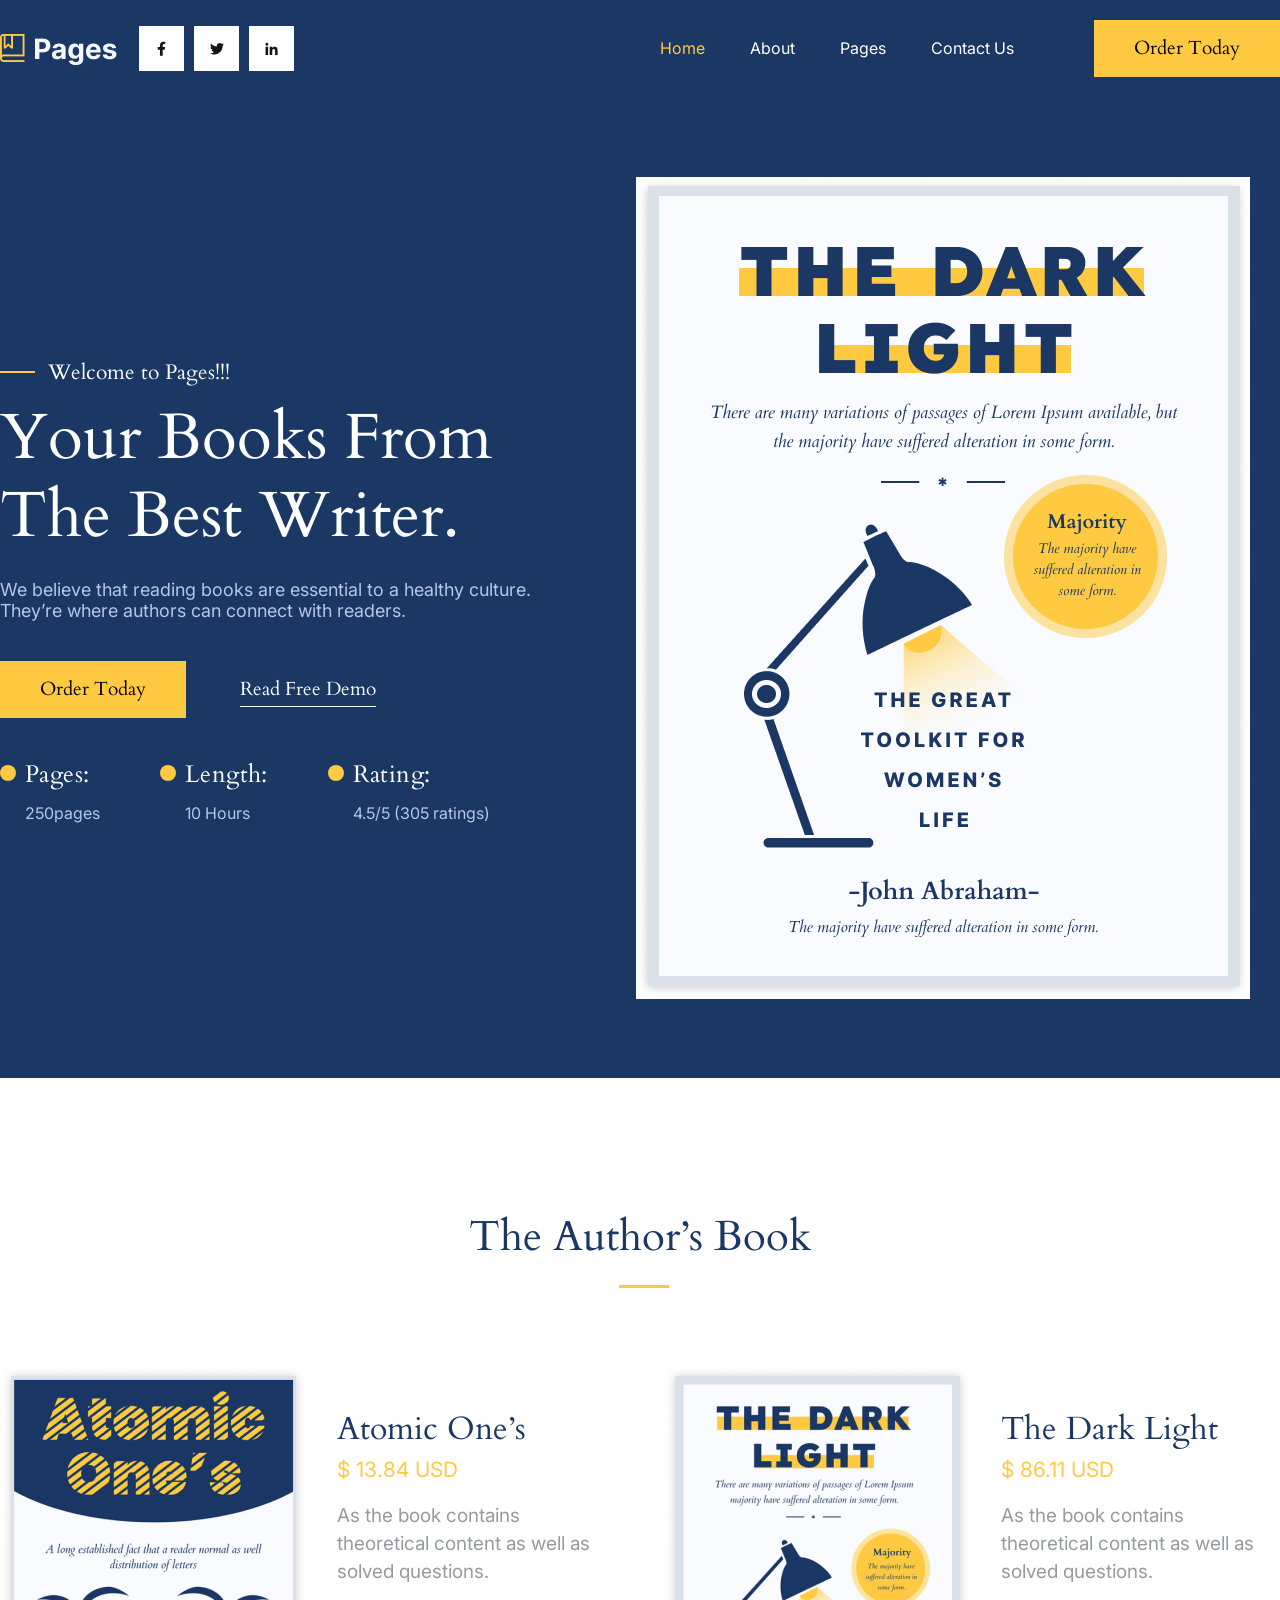
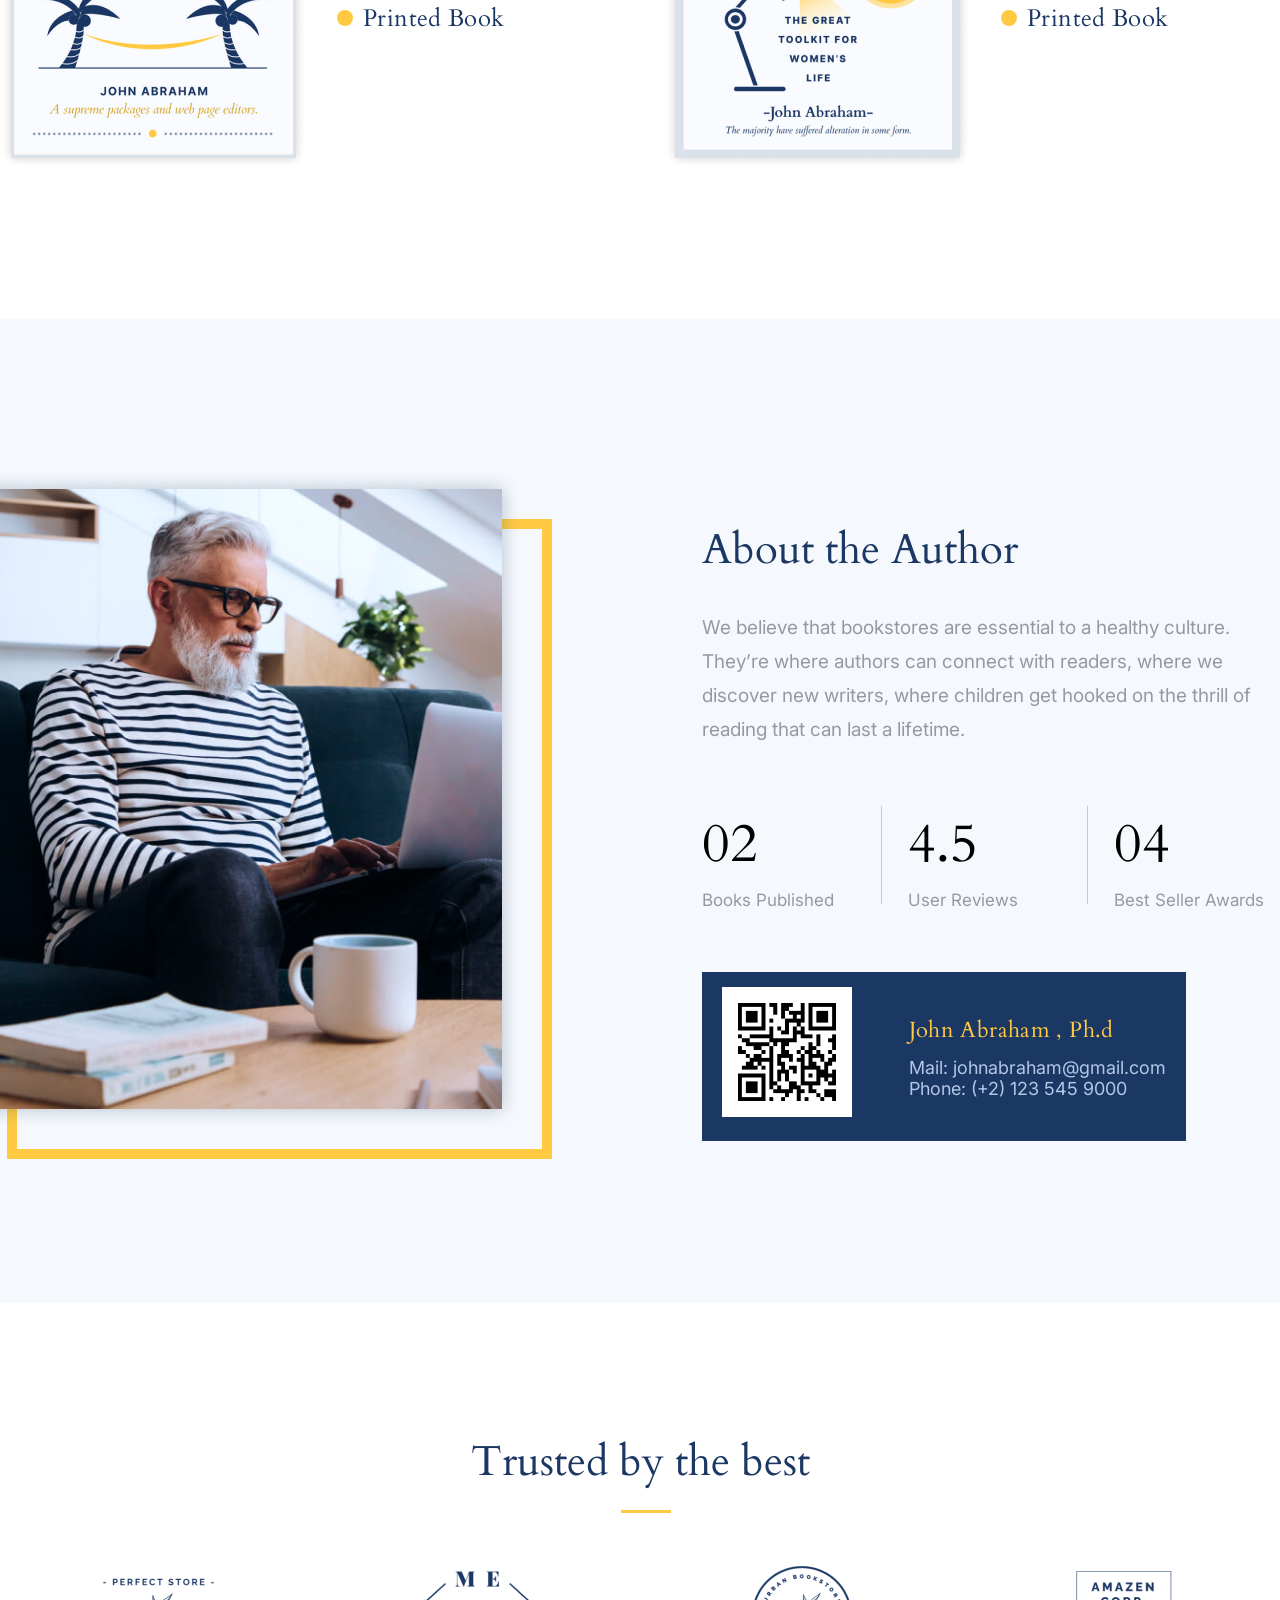
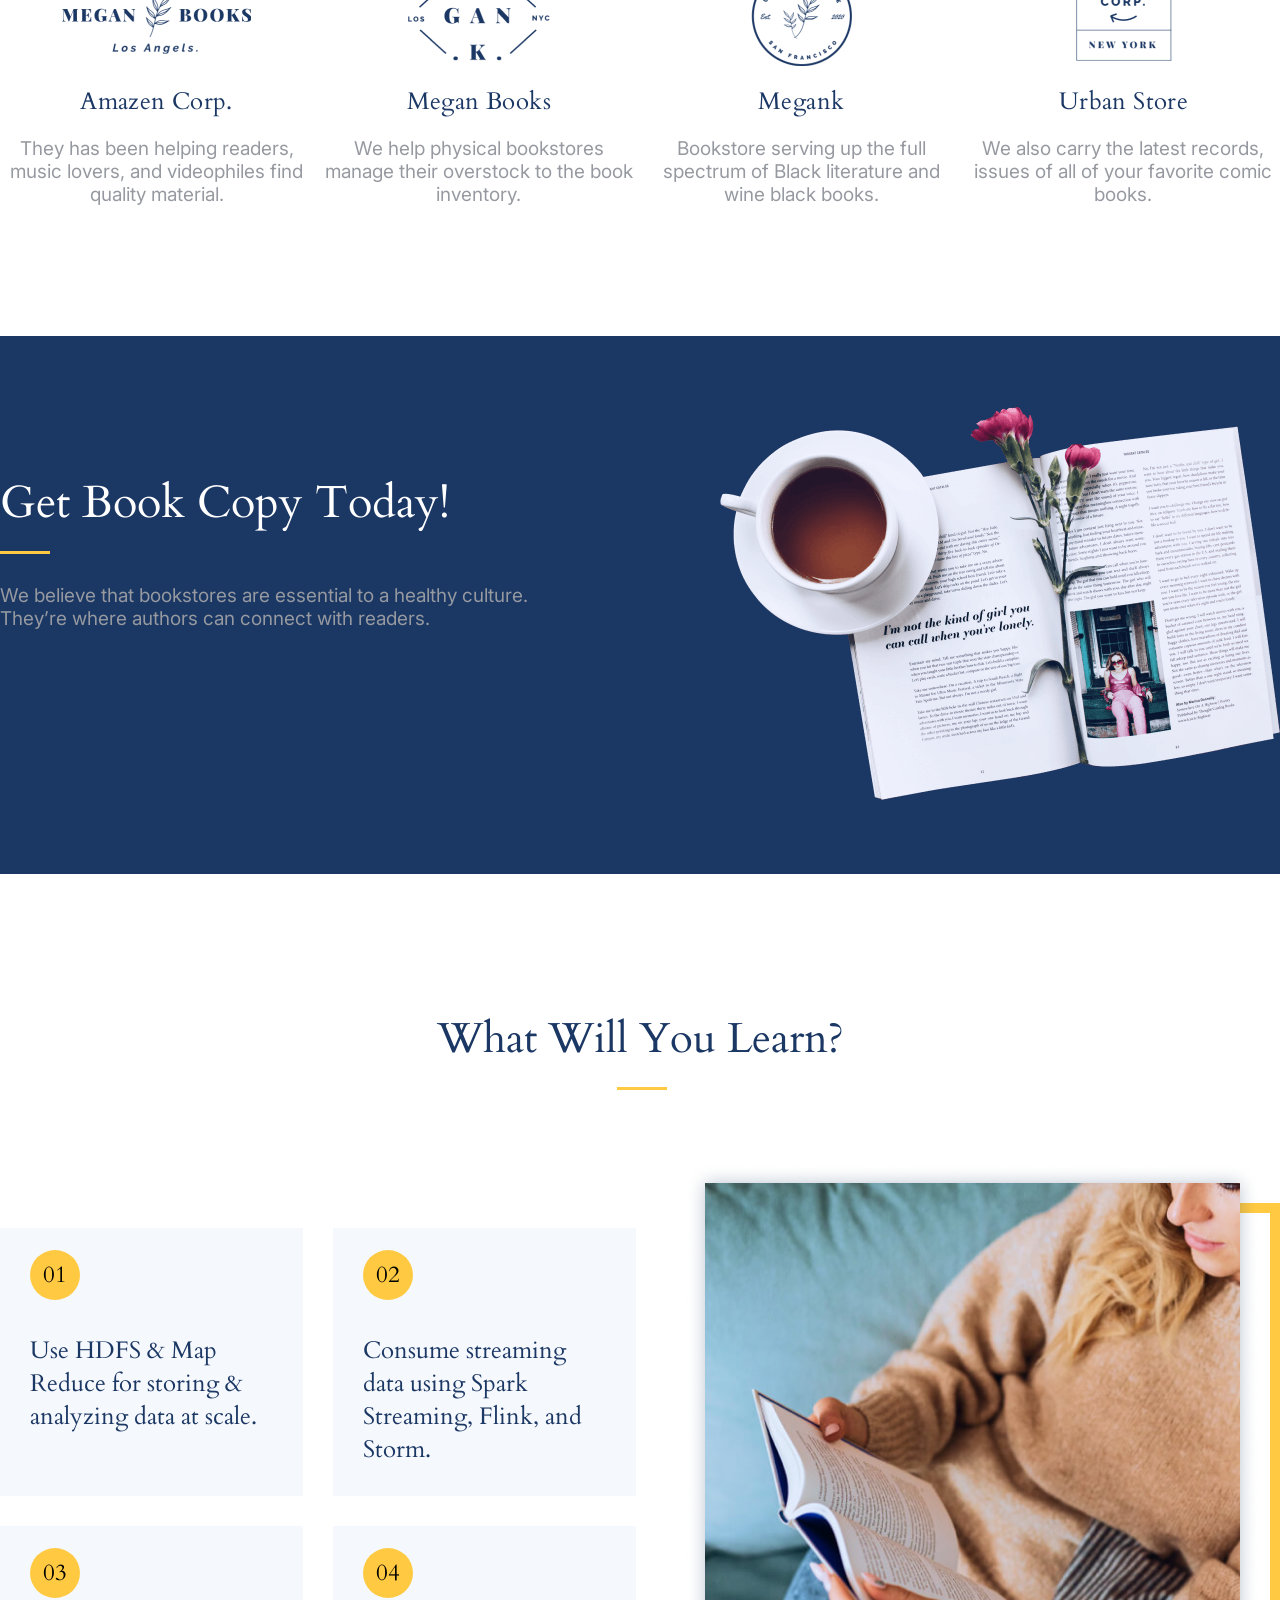
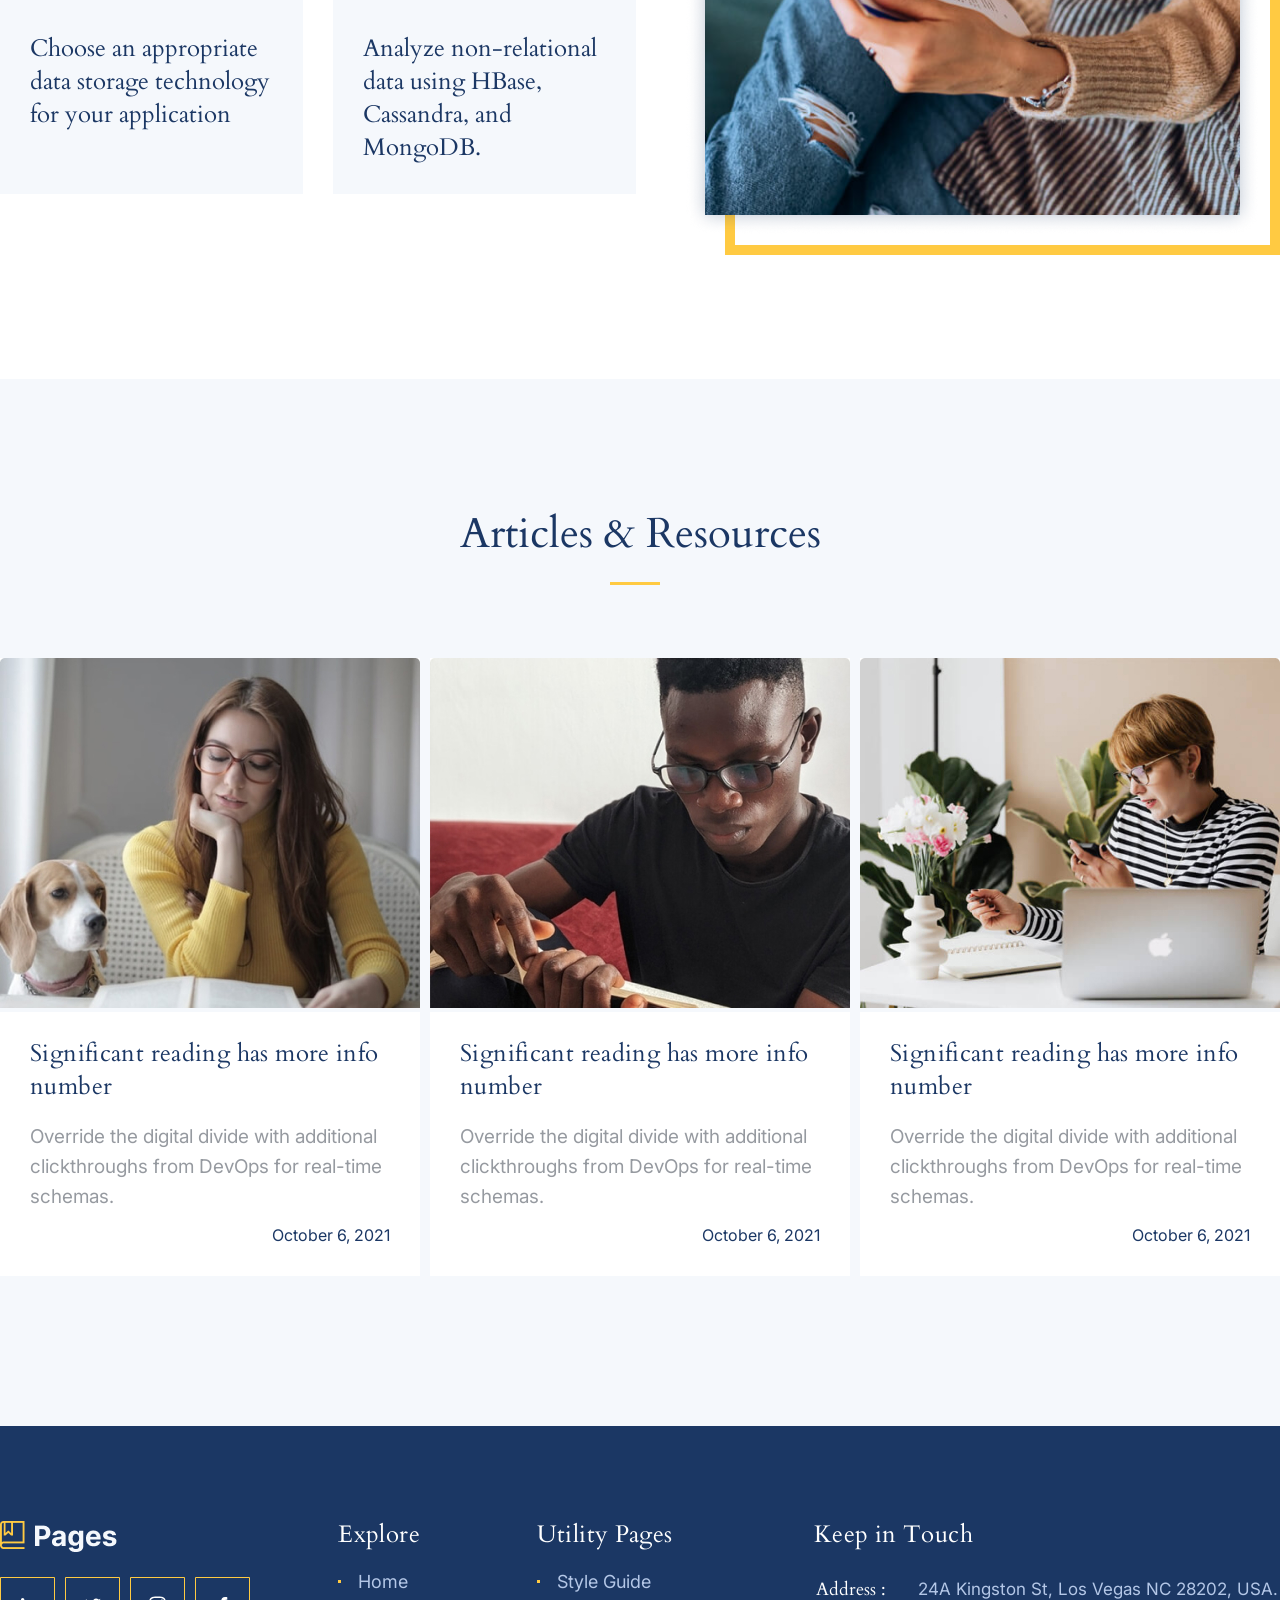
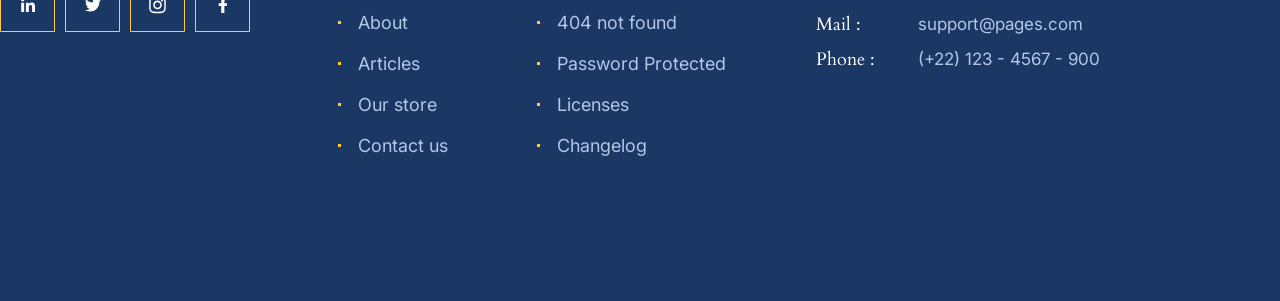
<file: index.html>
<!DOCTYPE html>
<html lang="en">
  <head>
    <meta charset="UTF-8" />
    <meta http-equiv="X-UA-Compatible" content="IE=edge" />
    <meta name="viewport" content="width=device-width, initial-scale=1.0" />
    <link rel="preconnect" href="https://fonts.gstatic.com" crossorigin />
    <link
      href="https://fonts.googleapis.com/css2?family=Cardo:ital,wght@0,400;0,700;1,400&family=Inter:wght@100..900&display=swap"
      rel="stylesheet"
    />
    <link rel="stylesheet" href="./dist/style.css" />
    <title>Document</title>
  </head>
  <body>
    <header>
      <div class="container">
        <div class="header__content">
          <div class="header__content-left">
            <img src="./img/logo.png" alt="" />
            <div class="header__content-icons">
              <img src="./img/FB.svg" alt="" />
              <img src="./img/twitter.svg" alt="" />
              <img src="./img/linkedin.svg" alt="" />
            </div>
          </div>
          <div class="header__content-right">
            <nav>
              <ul>
                <li>Home</li>
                <li>About</li>
                <li>Pages</li>
                <li>Contact Us</li>
              </ul>
            </nav>
            <button class="order__btn">Order Today</button>
          </div>
        </div>
      </div>
    </header>
    <main>
      <section class="intro-section">
        <div class="container">
          <div class="intro">
            <div class="intro__left">
              <h2>Welcome to Pages!!!</h2>
              <h1>Your Books From The Best Writer.</h1>
              <h5>
                We believe that reading books are essential to a healthy
                culture.
              </h5>
              <h5>They’re where authors can connect with readers.</h5>
              <div class="intro__left-btns">
                <button class="order__btn">Order Today</button>
                <button>Read Free Demo</button>
              </div>
              <div class="intro__left-review">
                <div class="intro__left-review_item">
                  <h4>Pages:</h4>
                  <div>250pages</div>
                </div>
                <div class="intro__left-review_item">
                  <h4>Length:</h4>
                  <div>10 Hours</div>
                </div>
                <div class="intro__left-review_item">
                  <h4>Rating:</h4>
                  <div>4.5/5 (305 ratings)</div>
                </div>
              </div>
            </div>
            <div class="intro__right">
              <img src="./img/intro-image.jpg" alt="" />
            </div>
          </div>
        </div>
      </section>
      <section>
        <div class="container">
          <div class="author">
            <h3>The Author’s Book</h3>
            <div class="author__content">
              <div class="author__content-item">
                <img src="./img/about-img.jpg" alt="" />
                <div class="author__content-item_text">
                  <h2>Atomic One’s</h2>
                  <div>$ 13.84 USD</div>
                  <p>
                    As the book contains theoretical content as well as solved
                    questions.
                  </p>
                  <h4>Printed Book</h4>
                </div>
              </div>
              <div class="author__content-item">
                <img src="./img/about-img2.jpg" alt="" />
                <div class="author__content-item_text">
                  <h2>The Dark Light</h2>
                  <div>$ 86.11 USD</div>
                  <p>
                    As the book contains theoretical content as well as solved
                    questions.
                  </p>
                  <h4>Printed Book</h4>
                </div>
              </div>
            </div>
          </div>
        </div>
      </section>
      <section class="about-container">
        <div class="container">
          <div class="about">
            <div class="about__left">
              <img src="./img/author.png" alt="" />
            </div>
            <div class="about__right">
              <h3>About the Author</h3>
              <p>
                We believe that bookstores are essential to a healthy culture.
                They’re where authors can connect with readers, where we
                discover new writers, where children get hooked on the thrill of
                reading that can last a lifetime.
              </p>
              <div class="rating">
                <div class="rating__item">
                  <h2>02</h2>
                  <p>Books Published</p>
                </div>
                <div class="rating__item">
                  <h2>4.5</h2>
                  <p>User Reviews</p>
                </div>
                <div class="rating__item">
                  <h2>04</h2>
                  <p>Best Seller Awards</p>
                </div>
              </div>
              <div class="about__right-qr">
                <div class="about__right-qr_left">
                  <img src="./img/qr.jpg" alt="qr" />
                </div>
                <div class="about__right-qr_right">
                  <h4>John Abraham , Ph.d</h4>
                  <div>Mail: johnabraham@gmail.com</div>
                  <div>Phone: (+2) 123 545 9000</div>
                </div>
              </div>
            </div>
          </div>
        </div>
      </section>
      <section class="partners__container">
        <div class="container">
          <div class="partners">
            <h3>Trusted by the best</h3>
            <div class="partners__list">
              <div class="partners__list-item">
                <img src="./img/partners-1.png" alt="" />
                <h4>Amazen Corp.</h4>
                <p>
                  They has been helping readers, music lovers, and videophiles
                  find quality material.
                </p>
              </div>
              <div class="partners__list-item">
                <img src="./img/partners-2.png" alt="" />
                <h4>Megan Books</h4>
                <p>
                  We help physical bookstores manage their overstock to the book
                  inventory.
                </p>
              </div>
              <div class="partners__list-item">
                <img src="./img/partners-3.png" alt="" />
                <h4>Megank</h4>
                <p>
                  Bookstore serving up the full spectrum of Black literature and
                  wine black books.
                </p>
              </div>
              <div class="partners__list-item">
                <img src="./img/partners-4.png" alt="" />
                <h4>Urban Store</h4>
                <p>
                  We also carry the latest records, issues of all of your
                  favorite comic books.
                </p>
              </div>
            </div>
          </div>
        </div>
      </section>
      <section class="ad__container">
        <div class="container">
          <div class="ad">
            <div class="ad__left">
              <h3>Get Book Copy Today!</h3>
              <p>
                We believe that bookstores are essential to a healthy culture.
                They’re where authors can connect with readers.
              </p>
            </div>
            <div class="ad__right">
              <img src="./img/rose.png" alt="" />
            </div>
          </div>
        </div>
      </section>
      <section class="learn__container">
        <div class="container">
          <h3>What Will You Learn?</h3>
          <div class="learn">
            <div class="learn__left">
              <div class="learn__left-item">
                <div class="circle-number">01</div>
                <h5>
                  Use HDFS & Map Reduce for storing & analyzing data at scale.
                </h5>
              </div>
              <div class="learn__left-item">
                <div class="circle-number">02</div>
                <h5>
                  Consume streaming data using Spark Streaming, Flink, and
                  Storm.
                </h5>
              </div>
              <div class="learn__left-item">
                <div class="circle-number">03</div>
                <h5>
                  Choose an appropriate data storage technology for your
                  application
                </h5>
              </div>
              <div class="learn__left-item">
                <div class="circle-number">04</div>
                <h5>
                  Analyze non-relational data using HBase, Cassandra, and
                  MongoDB.
                </h5>
              </div>
            </div>
            <div class="learn__right">
              <img src="./img/learn.png" alt="" />
            </div>
          </div>
        </div>
      </section>
      <section class="blog__container">
        <div class="container">
          <h3>Articles & Resources</h3>
          <div class="blog">
            <div class="blog__item">
              <img src="./img/blog-1.jpg" alt="" />
              <div class="blog__item-bottom">
                <h4>Significant reading has more info number</h4>
                <p>
                  Override the digital divide with additional clickthroughs from
                  DevOps for real-time schemas.
                </p>
                <div class="post__date">October 6, 2021</div>
              </div>
            </div>
            <div class="blog__item">
              <img src="./img/blog-2.jpg" alt="" />
              <div class="blog__item-bottom">
                <h4>Significant reading has more info number</h4>
                <p>
                  Override the digital divide with additional clickthroughs from
                  DevOps for real-time schemas.
                </p>
                <div class="post__date">October 6, 2021</div>
              </div>
            </div>
            <div class="blog__item">
              <img src="./img/blog-3.jpg" alt="" />
              <div class="blog__item-bottom">
                <h4>Significant reading has more info number</h4>
                <p>
                  Override the digital divide with additional clickthroughs from
                  DevOps for real-time schemas.
                </p>
                <div class="post__date">October 6, 2021</div>
              </div>
            </div>
          </div>
        </div>
      </section>
      <section>
        <div class="container">
          <ul class="random__section"></ul>
        </div>
      </section>
    </main>
    <footer>
        <div class="container">
            <div class="footer">
                <div class="footer__item">
                    <img src="./img/logo.png" alt="">
                    <div class="footer__icons">
                        <img src="./img/footer-1.svg" alt="facebook">
                        <img src="./img/footer-2.svg" alt="x twitter">
                        <img src="./img/footer-3.svg" alt="linkedIn">
                        <img src="./img/footer-4.svg" alt="instagram">
                    </div>
                </div>
                <div class="footer__item">
                    <h4>Explore</h4>
                    <div class="footer__item-bottom">
                        <ul>
                            <li>Home</li>
                            <li>About</li>
                            <li>Articles</li>
                            <li>Our store</li>
                            <li>Contact us</li>
                        </ul>
                    </div>
                </div>
                <div class="footer__item">
            
                    <h4>Utility Pages</h4>
                    <div class="footer__item-bottom">
                        <ul>
                            <li>Style Guide</li>
                            <li>404 not found</li>
                            <li>Password Protected</li>
                            <li>Licenses</li>
                            <li>Changelog</li>
                        </ul>
                    </div>
                </div>
                <div class="footer__item">
            
                    <h4>Keep in Touch</h4>
                    <table>
                        <tr>
                            <td class="contact__index">Address :</td>
                            <td class="contact__body">24A Kingston St, Los Vegas NC 28202, USA.</td>
                        </tr>
                        <tr>
                            <td class="contact__index">Mail :</td>
                            <td class="contact__body">support@pages.com</td>
                        </tr>
                        <tr>
                            <td class="contact__index">Phone :</td>
                            <td class="contact__body">(+22) 123 - 4567 - 900</td>
                        </tr>
                    </table>
                </div>
            </div>
        </div>
    </footer>
    <script src="./script.js"></script>
  </body>
</html>
</file>
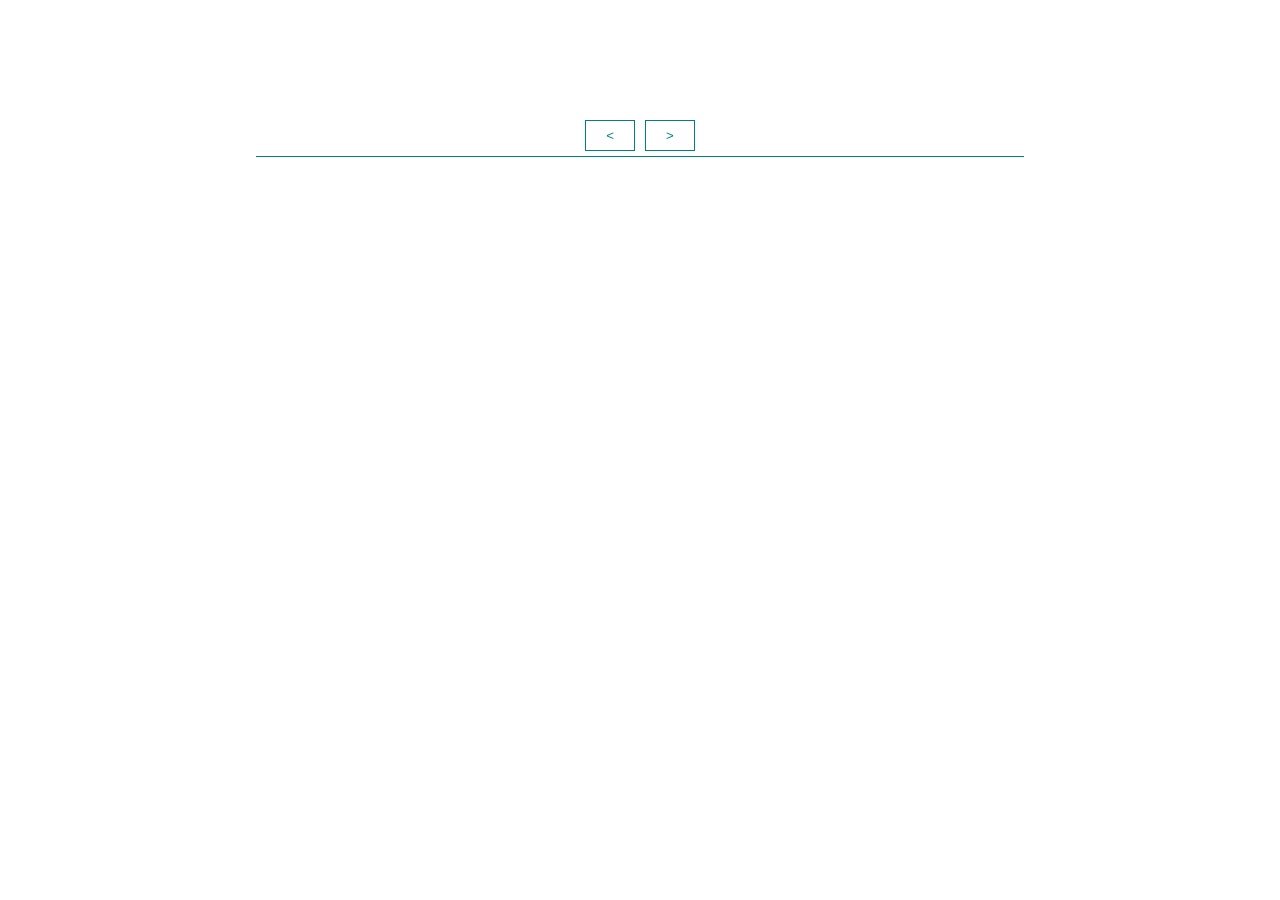
<file: 19-abril/index.html>
<!DOCTYPE html>
<html lang="en">
<head>
    <meta charset="UTF-8">
    <meta http-equiv="X-UA-Compatible" content="IE=edge">
    <meta name="viewport" content="width=device-width, initial-scale=1.0">
    <link rel="stylesheet" href="./style.css">
    <title>Document</title>
</head>
<body>
    <div class="swiper">
        <div class="triggers">
            <button class="left"><</button>
            <button class="right">></button>
        </div>
        <div id="root"></div>
    </div>
    <script src="./newScript.js"></script>
</body>
</html>
</file>
<file: dist/style.css>
* {
  padding: 0;
  margin: 0;
  box-sizing: border-box;
}

ul {
  list-style: none;
}

h1 {
  max-width: 520px;
  font-family: "Cardo", serif;
  font-weight: 400;
  line-height: 33px;
  color: white;
  font-size: 64px;
  line-height: 78px;
  padding: 10px 0 24px 0;
}

h3 {
  font-size: 42px;
  font-weight: 400;
  font-family: "Cardo", serif;
  color: #1B3764;
}

p {
  font-size: 19px;
  font-weight: 400;
  font-family: "Inter", sans-serif;
  color: #969AA0;
}

h4 {
  font-size: 24px;
  font-weight: 400;
  font-family: "Cardo", serif;
  line-height: 33px;
  letter-spacing: 0.38px;
  color: #1B3764;
}

.container {
  max-width: 1300px;
  margin: 0 auto;
}

header {
  background-color: #1B3764;
  padding-top: 20px;
}

.header__content {
  display: flex;
  justify-content: space-between;
}
.header__content-left {
  display: flex;
  align-items: center;
  gap: 20px;
}
.header__content-icons {
  display: flex;
  gap: 10px;
}
.header__content-right {
  display: flex;
  align-items: center;
  gap: 80px;
}
.header__content-right nav ul {
  display: flex;
  gap: 45px;
  color: white;
}
.header__content-right nav ul li {
  font-family: "Inter", sans-serif;
  font-weight: 400;
  line-height: 21px;
}
.header__content-right nav ul li:first-child {
  color: #FFCA42;
}

.order__btn {
  padding: 12px 40px;
  font-family: "Cardo", serif;
  font-weight: 400;
  line-height: 33px;
  font-size: 19px;
  background-color: #FFCA42;
  outline: none;
  border: none;
}

.intro-section {
  background: #1B3764;
}

.intro {
  padding: 100px 0 75px 0;
  display: flex;
  align-items: center;
  gap: 105px;
}
.intro__left h2 {
  font-size: 21px;
  font-family: "Cardo", serif;
  font-weight: 400;
  line-height: 33px;
  padding-left: 48px;
  position: relative;
  color: white;
}
.intro__left h2::before {
  content: "";
  position: absolute;
  height: 2px;
  width: 35px;
  background: #FFCA42;
  left: 0;
  top: 45%;
}
.intro__left h5 {
  font-size: 18px;
  font-family: "Inter", sans-serif;
  font-weight: 400;
  line-height: 21px;
  color: #B4C7E7;
}
.intro__left-btns {
  margin: 40px 0;
}
.intro__left-btns button:first-child {
  margin-right: 50px;
}
.intro__left-btns button:last-child {
  font-family: "Cardo", serif;
  font-weight: 400;
  line-height: 33px;
  font-size: 19px;
  background: transparent;
  border: none;
  outline: none;
  color: white;
  border-bottom: 1px solid white;
}
.intro__left-review {
  display: flex;
  gap: 60px;
  align-items: center;
  color: white;
}
.intro__left-review_item {
  position: relative;
  padding-left: 25px;
}
.intro__left-review_item::before {
  content: "";
  position: absolute;
  top: 10%;
  left: 0;
  width: 16px;
  height: 16px;
  background-color: #FFCA42;
  border-radius: 50%;
}
.intro__left-review_item h4 {
  color: white;
  margin-bottom: 12px;
  font-family: "Cardo", serif;
  font-weight: 400;
  line-height: 33px;
}
.intro__left-review_item div {
  color: #B4C7E7;
  font-family: "Inter", sans-serif;
  font-weight: 400;
  line-height: 21px;
}

.author h3 {
  text-align: center;
  padding-top: 130px;
  position: relative;
  margin-bottom: 100px;
}
.author h3::before {
  content: "";
  position: absolute;
  bottom: -23px;
  transform: translateX(150px);
  width: 50px;
  height: 3px;
  background: #FFCA42;
}
.author__content {
  display: flex;
  gap: 48px;
  margin-bottom: 150px;
}
.author__content-item {
  display: flex;
  gap: 30px;
}
.author__content-item_text {
  padding-top: 48px;
}
.author__content-item_text h2 {
  font-family: "Cardo", serif;
  font-weight: 400;
  line-height: 33px;
  font-size: 32px;
  margin-bottom: 7px;
  color: #1B3764;
}
.author__content-item_text div {
  font-family: "Inter", sans-serif;
  font-weight: 400;
  line-height: 21px;
  color: #FFCA42;
  font-size: 21px;
  line-height: 33px;
}
.author__content-item_text p {
  padding: 16px 0;
  line-height: 28px;
}
.author__content-item_text h4 {
  padding-left: 26px;
  position: relative;
}
.author__content-item_text h4::before {
  content: "";
  position: absolute;
  top: 25%;
  left: 0;
  width: 16px;
  height: 16px;
  background-color: #FFCA42;
  border-radius: 50%;
}

.about-container {
  background: #F5F8FC;
  padding: 180px 0 140px 0;
}

.about {
  display: flex;
  gap: 150px;
  justify-content: center;
  align-items: center;
}
.about__left img {
  margin-top: -30px;
  margin-left: -30px;
}
.about__right p {
  padding: 33px 0 59px;
  line-height: 34px;
}
.about__right .rating {
  display: flex;
  justify-content: space-between;
  gap: 26px;
}
.about__right .rating__item {
  width: 180px;
  position: relative;
  padding-bottom: 55px;
}
.about__right .rating__item h2 {
  font-family: "Cardo", serif;
  font-weight: 400;
  line-height: 33px;
  font-size: 54px;
  line-height: 77px;
  font-weight: 400;
}
.about__right .rating__item p {
  font-size: 17px;
  padding: 0;
}
.about__right .rating__item::before {
  content: "";
  position: absolute;
  right: 0;
  top: 0;
  width: 1px;
  height: 98px;
  background-color: #FFCA42;
}
.about__right-qr {
  display: flex;
  max-width: 484px;
  justify-content: space-between;
  align-items: center;
  padding: 15px 20px;
  background: #1B3764;
  color: white;
}
.about__right-qr h4 {
  font-size: 22px;
  color: #FFCA42;
  padding-bottom: 10px;
  font-family: "Cardo", serif;
  font-weight: 400;
  line-height: 33px;
}
.about__right-qr div {
  color: #B4C7E7;
  font-size: 18px;
  font-family: "Inter", sans-serif;
  font-weight: 400;
  line-height: 21px;
}
.about__right-qr div:first-child {
  padding-bottom: 5px;
}

.partners__container {
  padding: 130px 0;
}

.partners h3 {
  text-align: center;
  position: relative;
  margin-bottom: 76px;
}
.partners h3::before {
  content: "";
  position: absolute;
  bottom: -23px;
  transform: translateX(150px);
  width: 50px;
  height: 3px;
  background: #FFCA42;
}
.partners__list {
  display: flex;
  align-items: center;
  justify-content: space-between;
}
.partners__list-item {
  display: flex;
  align-items: center;
  flex-direction: column;
  width: 313px;
}
.partners__list-item h4 {
  padding: 19px 0;
}
.partners__list-item p {
  text-align: center;
}

.ad__container {
  background: #1B3764;
  padding: 70px 0;
}

.ad {
  display: flex;
  justify-content: space-between;
}
.ad__left {
  margin-top: 70px;
}
.ad__left h3 {
  font-size: 45px;
  margin-bottom: 54px;
  line-height: 54px;
  color: white;
  position: relative;
}
.ad__left h3::before {
  content: "";
  position: absolute;
  bottom: -24px;
  left: 0;
  width: 50px;
  height: 3px;
  background: #FFCA42;
}
.ad__left p {
  max-width: 540px;
}

.learn__container {
  padding: 136px 0 120px 0;
}
.learn__container h3 {
  text-align: center;
  margin-bottom: 96px;
  position: relative;
}
.learn__container h3::before {
  content: "";
  position: absolute;
  bottom: -23px;
  transform: translateX(180px);
  width: 50px;
  height: 3px;
  background: #FFCA42;
}

.learn {
  display: flex;
  align-items: center;
  justify-content: space-between;
}
.learn__left {
  display: grid;
  grid-template-columns: 303px 303px;
  gap: 30px;
}
.learn__left-item {
  padding: 30px;
  background-color: #F5F8FC;
}
.learn__left-item .circle-number {
  font-size: 23px;
  font-family: "Cardo", serif;
  font-weight: 400;
  line-height: 33px;
  margin-bottom: 43px;
  position: relative;
  z-index: 1;
  padding-left: 13px;
}
.learn__left-item .circle-number::before {
  content: "";
  position: absolute;
  width: 50px;
  height: 50px;
  background-color: #FFCA42;
  border-radius: 50%;
  top: -8px;
  left: 0;
  z-index: -1;
}
.learn__left-item h5 {
  font-size: 24px;
  font-family: "Cardo", serif;
  font-weight: 400;
  line-height: 33px;
  color: #1B3764;
}
.blog__container {
  padding: 126px 0 150px 0;
  background-color: #F5F8FC;
}
.blog__container h3 {
  text-align: center;
  margin-bottom: 96px;
  position: relative;
}
.blog__container h3::before {
  content: "";
  position: absolute;
  bottom: -23px;
  transform: translateX(150px);
  width: 50px;
  height: 3px;
  background: #FFCA42;
}

.blog {
  display: flex;
  align-items: center;
  justify-content: space-between;
}
.blog__item {
  width: 420px;
}
.blog__item-bottom {
  padding: 25px 30px 30px 30px;
  background-color: white;
}
.blog__item-bottom p {
  padding: 19px 0 13px 0;
  line-height: 30px;
}
.blog__item-bottom .post__date {
  text-align: end;
  font-family: "Inter", sans-serif;
  font-weight: 400;
  line-height: 21px;
  color: #1B3764;
}

footer {
  background-color: #1B3764;
  padding: 92px 0 145px 0;
}

.footer {
  display: flex;
  justify-content: space-between;
}
.footer__icons {
  display: flex;
  gap: 10px;
}
.footer__item img {
  margin-bottom: 20px;
}
.footer__item h4 {
  color: white;
  margin-bottom: 20px;
}
.footer__item-bottom ul {
  display: flex;
  flex-direction: column;
  gap: 20px;
  color: #B4C7E7;
  font-size: 18px;
  line-height: 30px;
  font-family: "Inter", sans-serif;
  font-weight: 400;
  line-height: 21px;
}
.footer__item-bottom ul li {
  padding-left: 20px;
  position: relative;
}
.footer__item-bottom ul li::before {
  content: "";
  position: absolute;
  background-color: #FFCA42;
  width: 3px;
  height: 3px;
  top: 9px;
  left: 0;
}
.footer__item table tr .contact__index {
  color: white;
  padding-right: 30px;
  font-family: "Cardo", serif;
  font-weight: 400;
  line-height: 33px;
  font-size: 18px;
}
.footer__item table tr .contact__body {
  color: #B4C7E7;
  font-family: "Inter", sans-serif;
  font-weight: 400;
  line-height: 21px;
  font-size: 17px;
}

/*# sourceMappingURL=style.css.map */
</file>
<file: 19-abril/style.css>
* {
    box-sizing: border-box;
    margin: 0;
    padding: 0;
}

.swiper {
    display: flex;
    flex-direction: column;
    align-items: center;
    max-width: 960px;
    /* border: 1px solid teal;
    border-radius: 8px; */
    margin: 0 auto;
    padding: 20px 0;
    margin-top: 100px ;
}

.triggers {
    display: flex;
    margin-bottom: 21px;
    border-bottom: 1px solid teal;
    padding-bottom: 5px;
    width: 80%;
    justify-content: center;
    gap: 10px;
}

.left,
.right {
    padding: 7px 20px;
    background: transparent;
    border: 1px solid teal;
    color: teal;
}

.left:hover,
.right:hover {
    border-color: red;
    color: red;
    transition: 0.3s ease-in-out;
}

.container {
    box-shadow: inset 0px 0px 10px 0px rgba(3,82,66,0.62);
    padding: 20px;
}

.container h3 {
    margin-bottom: 10px;
}
</file>
